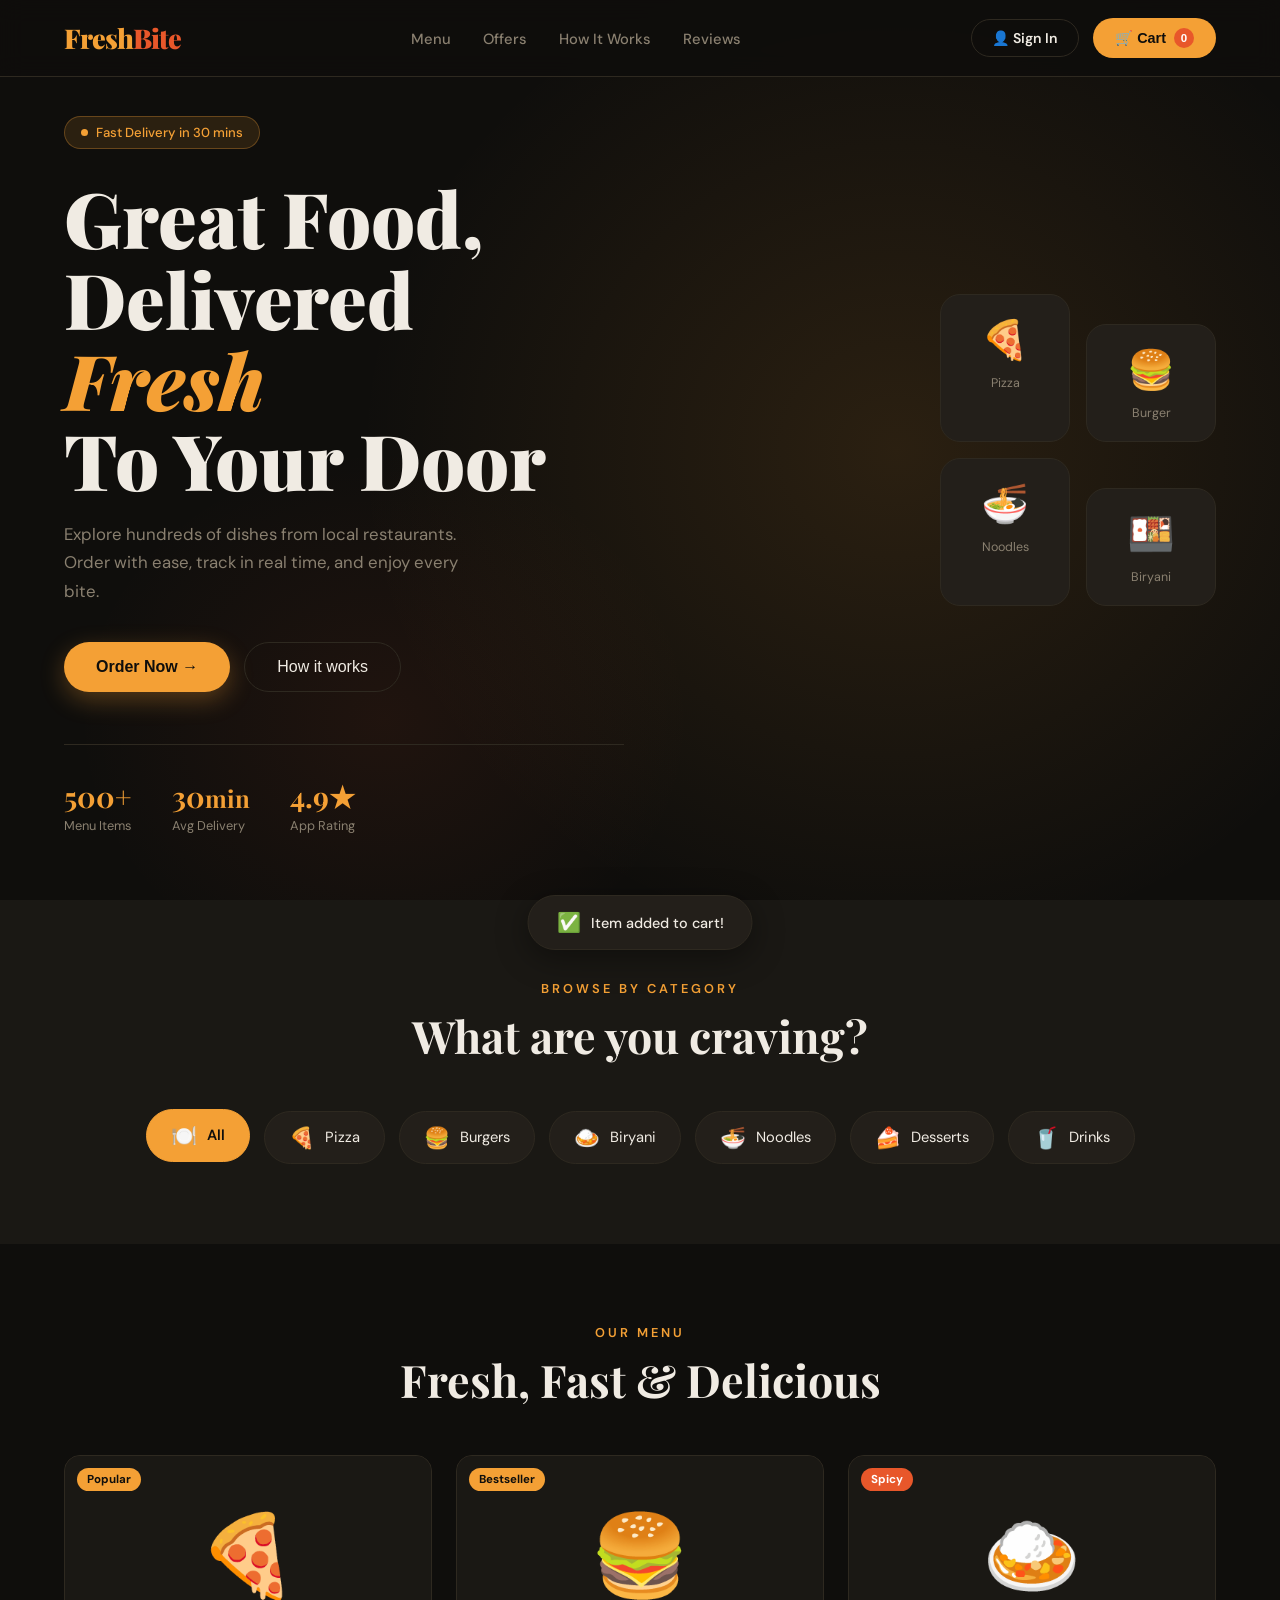
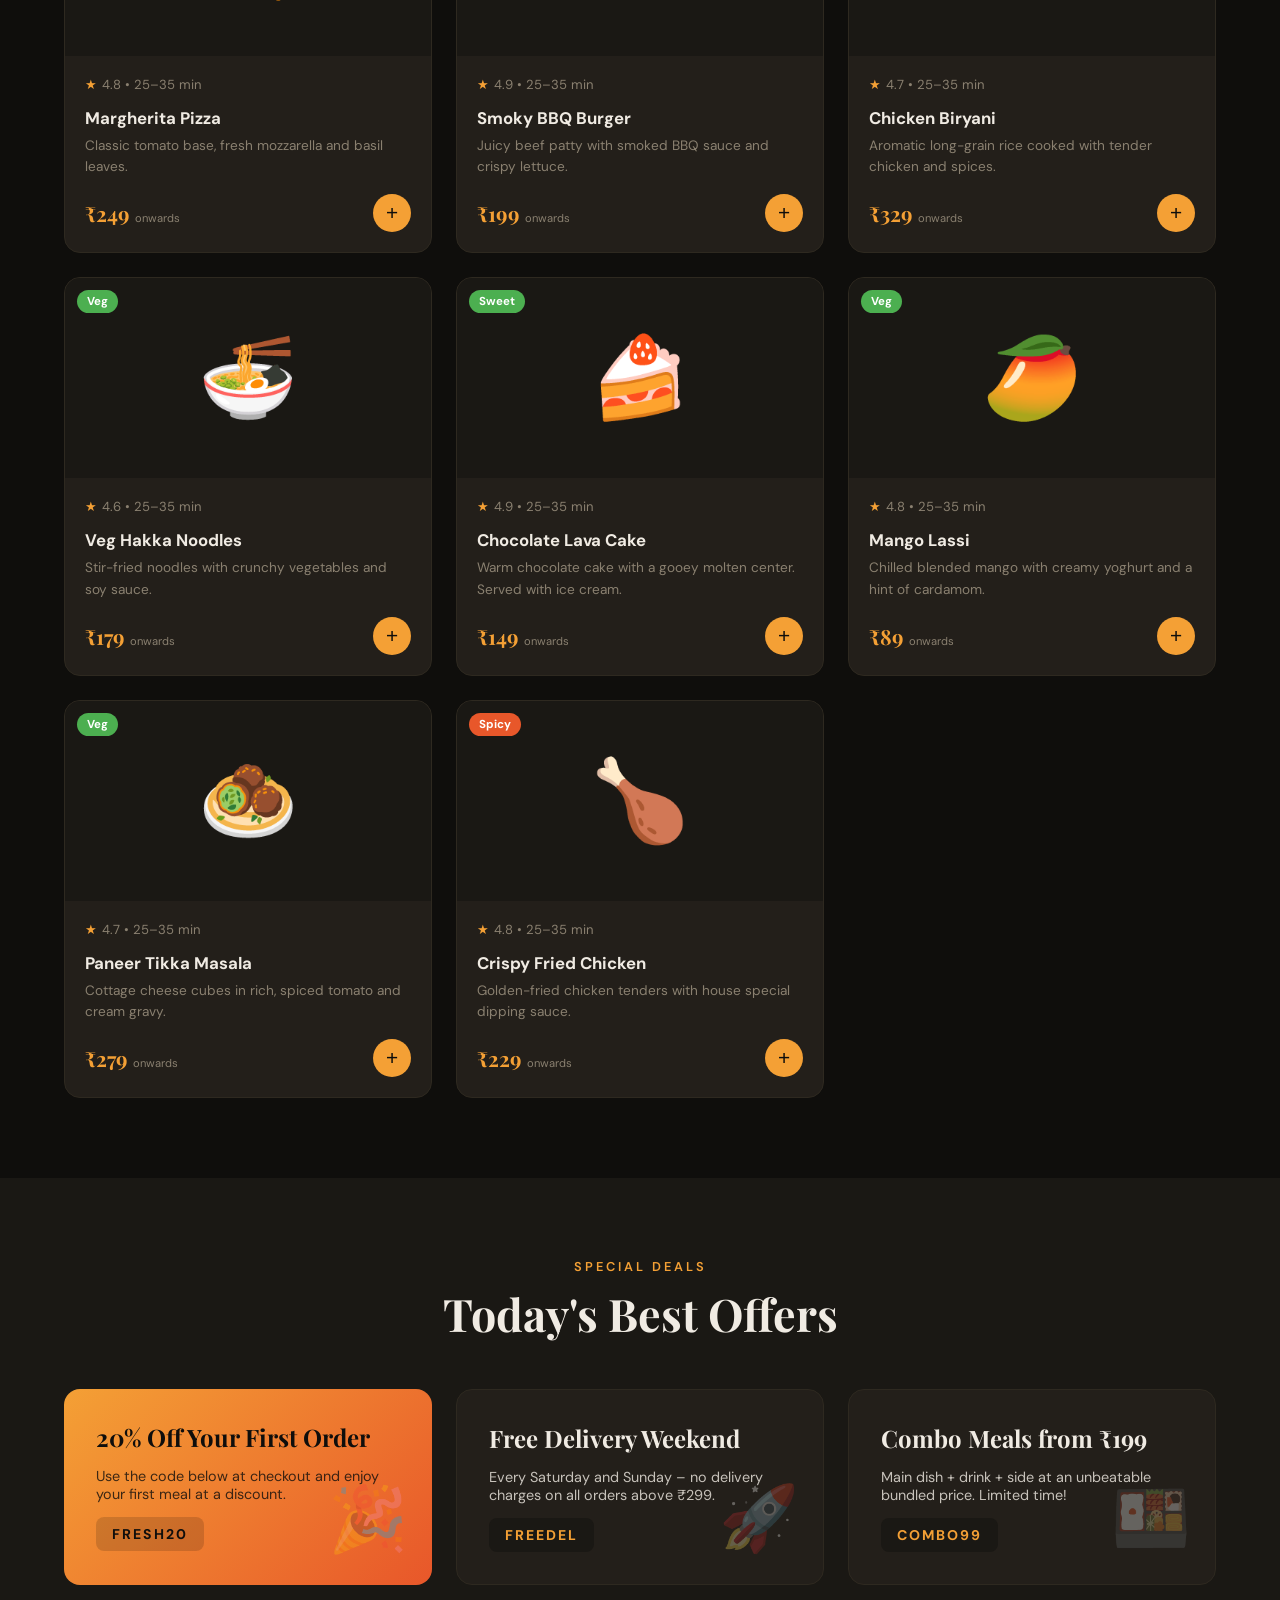
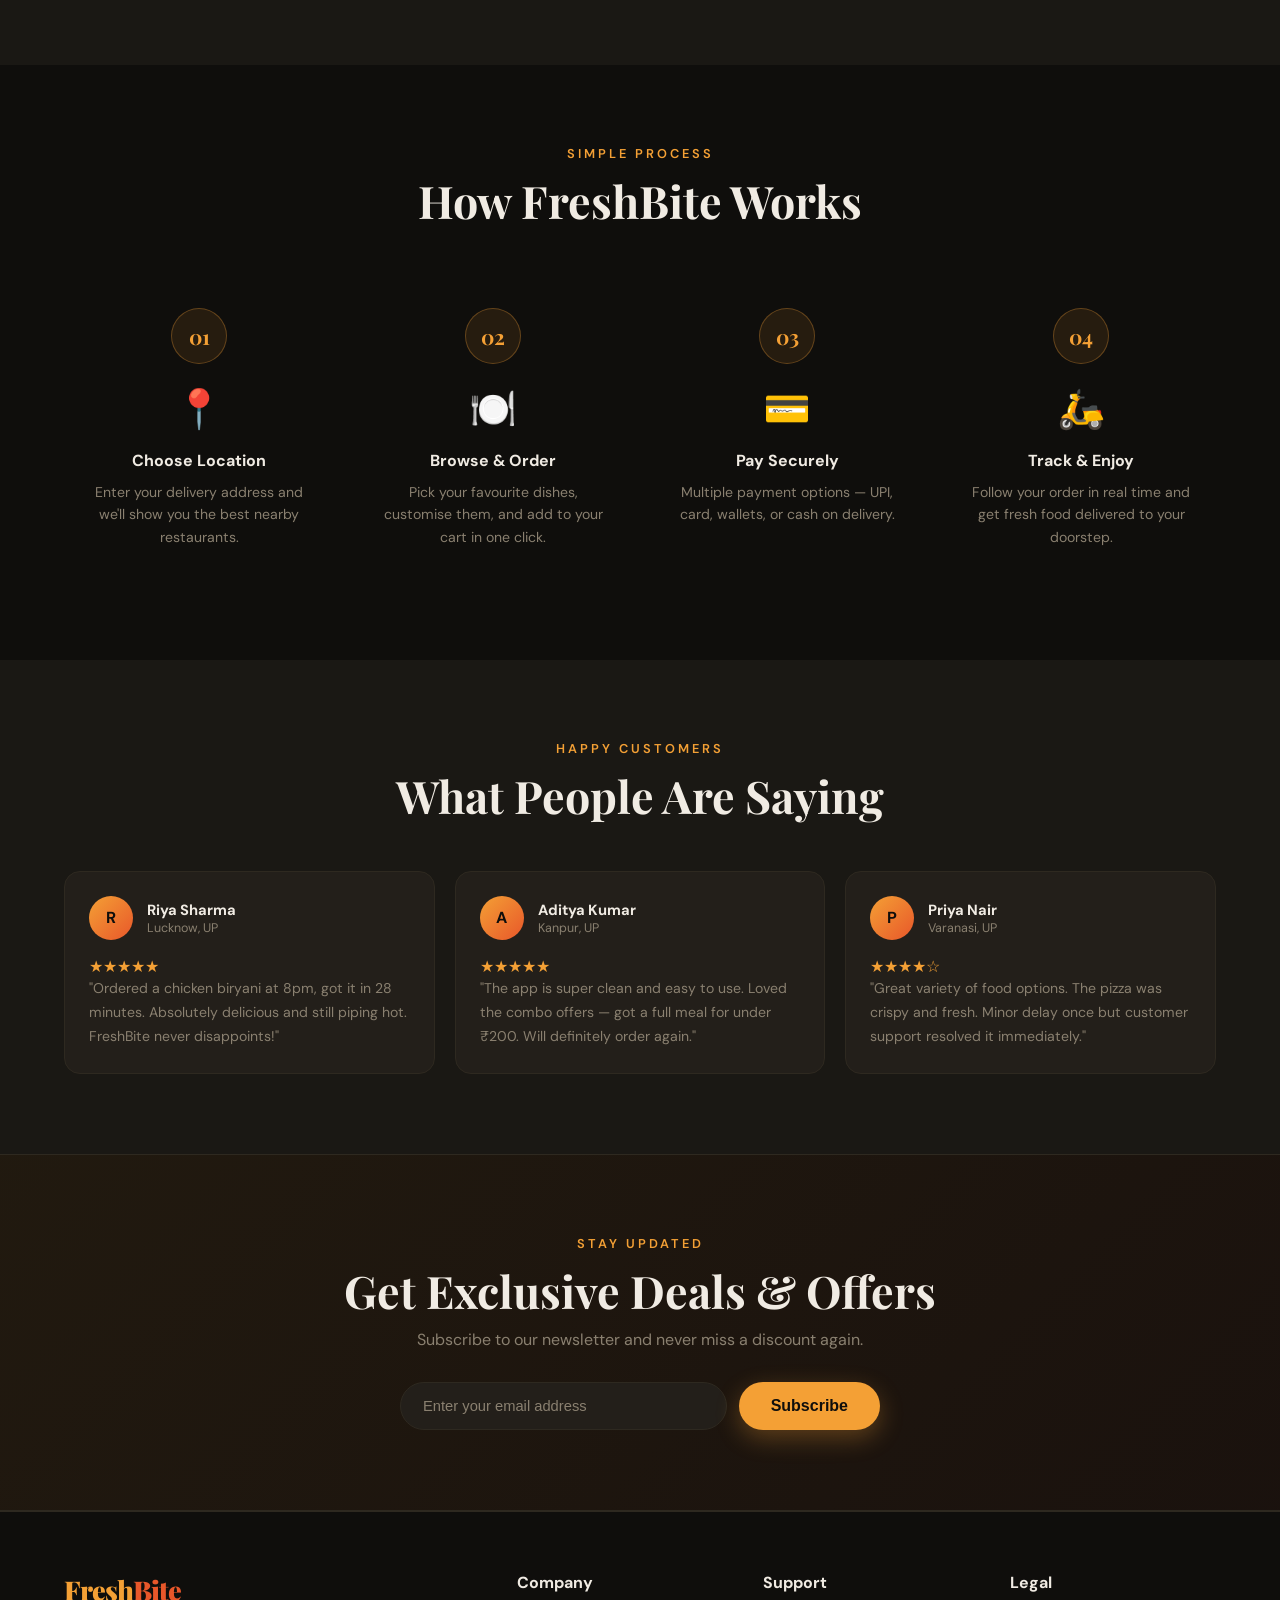
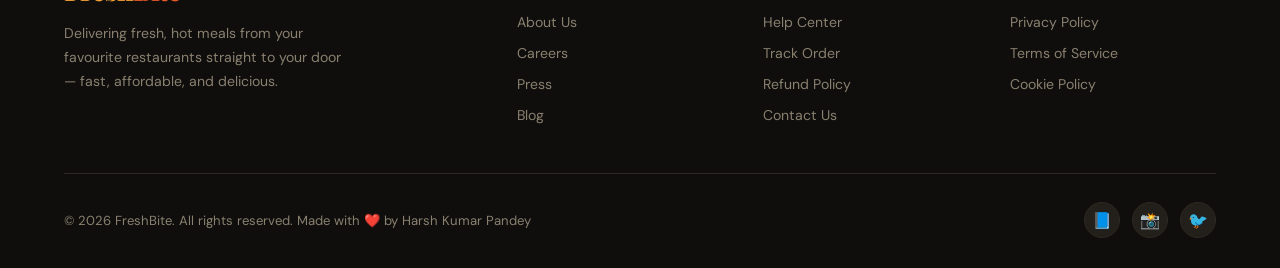
<file: index.html>
<!DOCTYPE html>
<html lang="en">
<head>
  <meta charset="UTF-8" />
  <meta name="viewport" content="width=device-width, initial-scale=1.0" />
  <title>FreshBite – Food Delivered Fresh</title>
  <link href="https://fonts.googleapis.com/css2?family=Playfair+Display:wght@700;900&family=DM+Sans:wght@300;400;500;600&display=swap" rel="stylesheet" />
  <style>
    :root {
      --bg: #0f0e0c;
      --surface: #1a1814;
      --card: #231f1a;
      --accent: #f4a035;
      --accent2: #e8572a;
      --text: #f0ebe3;
      --muted: #8a8070;
      --border: #2e2920;
      --radius: 16px;
    }

    * { margin: 0; padding: 0; box-sizing: border-box; }

    html { scroll-behavior: smooth; }

    body {
      background: var(--bg);
      color: var(--text);
      font-family: 'DM Sans', sans-serif;
      overflow-x: hidden;
    }

    /* ── NAV ── */
    nav {
      position: fixed; top: 0; left: 0; right: 0; z-index: 100;
      display: flex; align-items: center; justify-content: space-between;
      padding: 18px 5%;
      background: rgba(15,14,12,0.85);
      backdrop-filter: blur(12px);
      border-bottom: 1px solid var(--border);
      transition: padding .3s;
    }
    .logo {
      font-family: 'Playfair Display', serif;
      font-size: 1.7rem;
      font-weight: 900;
      color: var(--accent);
      letter-spacing: -1px;
    }
    .logo span { color: var(--accent2); }
    .nav-links { display: flex; gap: 32px; list-style: none; }
    .nav-links a {
      color: var(--muted); text-decoration: none;
      font-size: .92rem; font-weight: 500;
      transition: color .2s;
    }
    .nav-links a:hover { color: var(--text); }
    .nav-right { display: flex; align-items: center; gap: 14px; }
    .cart-btn {
      position: relative; background: var(--accent);
      border: none; border-radius: 50px; padding: 10px 22px;
      color: #0f0e0c; font-weight: 600; font-size: .9rem;
      cursor: pointer; transition: transform .2s, background .2s;
      display: flex; align-items: center; gap: 8px;
    }
    .cart-btn:hover { background: #ffb347; transform: translateY(-1px); }
    .cart-count {
      background: var(--accent2); color: #fff;
      border-radius: 50%; width: 20px; height: 20px;
      font-size: .72rem; font-weight: 700;
      display: flex; align-items: center; justify-content: center;
      transition: transform .3s;
    }
    .cart-count.bump { transform: scale(1.5); }
    .hamburger { display: none; flex-direction: column; gap: 5px; cursor: pointer; }
    .hamburger span { width: 24px; height: 2px; background: var(--text); border-radius: 2px; transition: .3s; }

    /* ── HERO ── */
    .hero {
      min-height: 100vh;
      display: flex; align-items: center;
      padding: 110px 5% 60px;
      position: relative; overflow: hidden;
    }
    .hero-bg {
      position: absolute; inset: 0; z-index: 0;
      background:
        radial-gradient(ellipse 60% 80% at 70% 50%, rgba(244,160,53,0.12) 0%, transparent 70%),
        radial-gradient(ellipse 40% 50% at 30% 80%, rgba(232,87,42,0.08) 0%, transparent 60%);
    }
    .hero-content { position: relative; z-index: 1; max-width: 560px; }
    .hero-badge {
      display: inline-flex; align-items: center; gap: 8px;
      background: rgba(244,160,53,0.12); border: 1px solid rgba(244,160,53,0.3);
      border-radius: 50px; padding: 7px 16px; margin-bottom: 28px;
      font-size: .82rem; color: var(--accent); font-weight: 500;
    }
    .hero-badge .dot { width: 7px; height: 7px; background: var(--accent); border-radius: 50%; animation: pulse 1.5s infinite; }
    @keyframes pulse { 0%,100%{opacity:1;transform:scale(1)} 50%{opacity:.5;transform:scale(1.4)} }
    h1 {
      font-family: 'Playfair Display', serif;
      font-size: clamp(2.8rem, 6vw, 5rem);
      line-height: 1.05; font-weight: 900;
      margin-bottom: 20px;
    }
    h1 em { font-style: italic; color: var(--accent); }
    .hero p { color: var(--muted); font-size: 1.05rem; line-height: 1.7; margin-bottom: 36px; max-width: 420px; }
    .hero-cta { display: flex; gap: 14px; flex-wrap: wrap; }
    .btn-primary {
      background: var(--accent); color: #0f0e0c;
      border: none; border-radius: 50px; padding: 15px 32px;
      font-weight: 700; font-size: 1rem; cursor: pointer;
      transition: transform .2s, box-shadow .2s;
      box-shadow: 0 8px 24px rgba(244,160,53,0.3);
    }
    .btn-primary:hover { transform: translateY(-2px); box-shadow: 0 12px 32px rgba(244,160,53,0.45); }
    .btn-secondary {
      background: transparent; color: var(--text);
      border: 1px solid var(--border); border-radius: 50px; padding: 15px 32px;
      font-weight: 500; font-size: 1rem; cursor: pointer;
      transition: background .2s, border-color .2s;
    }
    .btn-secondary:hover { background: var(--surface); border-color: var(--muted); }
    .hero-stats {
      display: flex; gap: 40px; margin-top: 52px;
      padding-top: 32px; border-top: 1px solid var(--border);
    }
    .stat-num { font-family: 'Playfair Display', serif; font-size: 1.8rem; font-weight: 700; color: var(--accent); }
    .stat-label { font-size: .8rem; color: var(--muted); margin-top: 2px; }

    /* floating food cards */
    .hero-visual {
      position: absolute; right: 5%; top: 50%; transform: translateY(-50%);
      display: grid; grid-template-columns: 1fr 1fr; gap: 16px;
      z-index: 1;
    }
    .float-card {
      background: var(--card); border: 1px solid var(--border);
      border-radius: 20px; padding: 20px;
      display: flex; flex-direction: column; align-items: center; gap: 10px;
      font-size: 2.4rem; text-align: center; width: 130px;
      animation: float 4s ease-in-out infinite;
    }
    .float-card:nth-child(2) { animation-delay: .6s; margin-top: 30px; }
    .float-card:nth-child(3) { animation-delay: 1.2s; }
    .float-card:nth-child(4) { animation-delay: 1.8s; margin-top: 30px; }
    .float-card span { font-size: .78rem; color: var(--muted); }
    @keyframes float { 0%,100%{transform:translateY(0)} 50%{transform:translateY(-12px)} }

    /* ── CATEGORIES ── */
    .categories {
      padding: 80px 5%;
      background: var(--surface);
    }
    .section-header { text-align: center; margin-bottom: 48px; }
    .section-label {
      font-size: .8rem; text-transform: uppercase; letter-spacing: 3px;
      color: var(--accent); font-weight: 600; margin-bottom: 12px;
    }
    h2 {
      font-family: 'Playfair Display', serif;
      font-size: clamp(1.8rem, 4vw, 2.8rem); font-weight: 700;
      line-height: 1.2;
    }
    .cat-grid { display: flex; gap: 14px; justify-content: center; flex-wrap: wrap; }
    .cat-pill {
      background: var(--card); border: 1px solid var(--border);
      border-radius: 50px; padding: 12px 24px;
      display: flex; align-items: center; gap: 10px;
      cursor: pointer; transition: all .2s; font-size: .92rem;
    }
    .cat-pill:hover, .cat-pill.active {
      background: var(--accent); color: #0f0e0c;
      border-color: var(--accent); font-weight: 600;
      transform: translateY(-2px);
    }
    .cat-pill span:first-child { font-size: 1.3rem; }

    /* ── MENU ── */
    .menu { padding: 80px 5%; }
    .menu-grid {
      display: grid;
      grid-template-columns: repeat(auto-fill, minmax(280px, 1fr));
      gap: 24px;
    }
    .food-card {
      background: var(--card); border: 1px solid var(--border);
      border-radius: var(--radius); overflow: hidden;
      transition: transform .25s, border-color .25s;
      cursor: pointer;
    }
    .food-card:hover { transform: translateY(-6px); border-color: rgba(244,160,53,0.3); }
    .food-img {
      width: 100%; height: 200px;
      display: flex; align-items: center; justify-content: center;
      font-size: 5rem; background: var(--surface);
      position: relative;
    }
    .food-tag {
      position: absolute; top: 12px; left: 12px;
      background: var(--accent); color: #0f0e0c;
      font-size: .72rem; font-weight: 700; padding: 4px 10px;
      border-radius: 50px;
    }
    .food-tag.veg { background: #4caf50; color: #fff; }
    .food-tag.spicy { background: var(--accent2); color: #fff; }
    .food-body { padding: 20px; }
    .food-name { font-weight: 700; font-size: 1.05rem; margin-bottom: 6px; }
    .food-desc { color: var(--muted); font-size: .85rem; line-height: 1.6; margin-bottom: 16px; }
    .food-footer { display: flex; align-items: center; justify-content: space-between; }
    .food-price { font-family: 'Playfair Display', serif; font-size: 1.3rem; font-weight: 700; color: var(--accent); }
    .food-price small { font-family: 'DM Sans', sans-serif; font-size: .7rem; color: var(--muted); font-weight: 400; }
    .add-btn {
      background: var(--accent); border: none; border-radius: 50px;
      width: 38px; height: 38px; font-size: 1.3rem; cursor: pointer;
      display: flex; align-items: center; justify-content: center;
      transition: transform .2s, background .2s; color: #0f0e0c;
    }
    .add-btn:hover { background: #ffb347; transform: scale(1.1); }
    .food-rating { display: flex; align-items: center; gap: 5px; font-size: .82rem; color: var(--muted); margin-bottom: 14px; }
    .stars { color: var(--accent); }

    /* ── CART SIDEBAR ── */
    .overlay {
      position: fixed; inset: 0; background: rgba(0,0,0,0.6);
      z-index: 200; opacity: 0; pointer-events: none; transition: opacity .3s;
    }
    .overlay.open { opacity: 1; pointer-events: all; }
    .cart-sidebar {
      position: fixed; right: 0; top: 0; bottom: 0; width: min(420px, 100vw);
      background: var(--surface); border-left: 1px solid var(--border);
      z-index: 201; transform: translateX(100%); transition: transform .3s ease;
      display: flex; flex-direction: column;
    }
    .cart-sidebar.open { transform: translateX(0); }
    .cart-header {
      padding: 24px; border-bottom: 1px solid var(--border);
      display: flex; align-items: center; justify-content: space-between;
    }
    .cart-header h3 { font-family: 'Playfair Display', serif; font-size: 1.4rem; }
    .close-btn {
      background: var(--card); border: 1px solid var(--border);
      border-radius: 50%; width: 36px; height: 36px; cursor: pointer;
      color: var(--text); font-size: 1.1rem; display: flex; align-items: center; justify-content: center;
    }
    .cart-items { flex: 1; overflow-y: auto; padding: 20px; display: flex; flex-direction: column; gap: 14px; }
    .cart-item {
      background: var(--card); border: 1px solid var(--border);
      border-radius: 12px; padding: 14px;
      display: flex; align-items: center; gap: 14px;
    }
    .cart-item-emoji { font-size: 2rem; width: 50px; height: 50px; display: flex; align-items: center; justify-content: center; background: var(--surface); border-radius: 10px; }
    .cart-item-info { flex: 1; }
    .cart-item-name { font-weight: 600; font-size: .92rem; }
    .cart-item-price { color: var(--accent); font-size: .88rem; margin-top: 3px; }
    .qty-controls { display: flex; align-items: center; gap: 10px; }
    .qty-btn {
      background: var(--surface); border: 1px solid var(--border);
      border-radius: 8px; width: 28px; height: 28px; cursor: pointer;
      color: var(--text); font-size: 1rem; display: flex; align-items: center; justify-content: center;
      transition: background .2s;
    }
    .qty-btn:hover { background: var(--accent); color: #0f0e0c; border-color: var(--accent); }
    .qty { font-weight: 600; min-width: 20px; text-align: center; }
    .cart-footer { padding: 20px; border-top: 1px solid var(--border); }
    .cart-total { display: flex; justify-content: space-between; align-items: center; margin-bottom: 18px; }
    .cart-total span:first-child { color: var(--muted); }
    .cart-total strong { font-family: 'Playfair Display', serif; font-size: 1.4rem; color: var(--accent); }
    .checkout-btn {
      width: 100%; background: var(--accent); color: #0f0e0c;
      border: none; border-radius: 50px; padding: 16px;
      font-weight: 700; font-size: 1rem; cursor: pointer;
      transition: background .2s, transform .2s;
    }
    .checkout-btn:hover { background: #ffb347; transform: translateY(-1px); }
    .empty-cart { text-align: center; padding: 40px 20px; color: var(--muted); }
    .empty-cart .empty-icon { font-size: 3.5rem; margin-bottom: 14px; }

    /* ── SPECIAL OFFERS ── */
    .offers { padding: 80px 5%; background: var(--surface); }
    .offers-grid { display: grid; grid-template-columns: repeat(auto-fit, minmax(280px, 1fr)); gap: 24px; margin-top: 48px; }
    .offer-card {
      border-radius: var(--radius); padding: 32px;
      display: flex; flex-direction: column; gap: 14px;
      position: relative; overflow: hidden;
    }
    .offer-card.orange { background: linear-gradient(135deg, #f4a035 0%, #e8572a 100%); color: #0f0e0c; }
    .offer-card.dark { background: var(--card); border: 1px solid var(--border); }
    .offer-card h3 { font-family: 'Playfair Display', serif; font-size: 1.5rem; font-weight: 700; }
    .offer-card p { font-size: .9rem; opacity: .8; }
    .offer-code {
      background: rgba(0,0,0,0.15); border-radius: 8px; padding: 8px 16px;
      font-weight: 700; letter-spacing: 2px; display: inline-block;
      font-size: .88rem; width: fit-content;
    }
    .offer-card.dark .offer-code { background: var(--surface); color: var(--accent); }
    .offer-emoji { font-size: 4rem; position: absolute; right: 24px; bottom: 24px; opacity: .3; }

    /* ── HOW IT WORKS ── */
    .how { padding: 80px 5%; }
    .steps { display: grid; grid-template-columns: repeat(auto-fit, minmax(200px, 1fr)); gap: 24px; margin-top: 48px; }
    .step { text-align: center; padding: 32px 20px; }
    .step-num {
      width: 56px; height: 56px; border-radius: 50%;
      background: rgba(244,160,53,0.1); border: 1px solid rgba(244,160,53,0.3);
      display: flex; align-items: center; justify-content: center; margin: 0 auto 20px;
      font-family: 'Playfair Display', serif; font-size: 1.3rem; font-weight: 700; color: var(--accent);
    }
    .step-icon { font-size: 2.4rem; margin-bottom: 16px; }
    .step h4 { font-weight: 700; margin-bottom: 10px; }
    .step p { color: var(--muted); font-size: .88rem; line-height: 1.6; }

    /* ── TESTIMONIALS ── */
    .testimonials { padding: 80px 5%; background: var(--surface); }
    .review-grid { display: grid; grid-template-columns: repeat(auto-fill, minmax(280px, 1fr)); gap: 20px; margin-top: 48px; }
    .review-card {
      background: var(--card); border: 1px solid var(--border);
      border-radius: var(--radius); padding: 24px;
    }
    .reviewer { display: flex; align-items: center; gap: 14px; margin-bottom: 16px; }
    .avatar {
      width: 44px; height: 44px; border-radius: 50%;
      background: linear-gradient(135deg, var(--accent), var(--accent2));
      display: flex; align-items: center; justify-content: center;
      font-weight: 700; font-size: 1rem; color: #0f0e0c;
    }
    .reviewer-info strong { font-size: .92rem; }
    .reviewer-info small { color: var(--muted); font-size: .78rem; display: block; }
    .review-text { color: var(--muted); font-size: .88rem; line-height: 1.7; }

    /* ── NEWSLETTER ── */
    .newsletter {
      padding: 80px 5%; text-align: center;
      background: linear-gradient(135deg, rgba(244,160,53,0.08) 0%, rgba(232,87,42,0.05) 100%);
      border-top: 1px solid var(--border); border-bottom: 1px solid var(--border);
    }
    .newsletter h2 { margin-bottom: 12px; }
    .newsletter p { color: var(--muted); margin-bottom: 32px; }
    .email-form { display: flex; gap: 12px; justify-content: center; flex-wrap: wrap; max-width: 480px; margin: 0 auto; }
    .email-input {
      flex: 1; background: var(--card); border: 1px solid var(--border);
      border-radius: 50px; padding: 14px 22px; color: var(--text);
      font-size: .92rem; outline: none; min-width: 220px;
      transition: border-color .2s;
    }
    .email-input:focus { border-color: var(--accent); }
    .email-input::placeholder { color: var(--muted); }

    /* ── FOOTER ── */
    footer {
      padding: 60px 5% 30px;
      border-top: 1px solid var(--border);
    }
    .footer-grid { display: grid; grid-template-columns: 2fr 1fr 1fr 1fr; gap: 40px; margin-bottom: 48px; }
    .footer-brand p { color: var(--muted); font-size: .88rem; line-height: 1.7; margin-top: 14px; max-width: 280px; }
    .footer-col h4 { font-weight: 700; margin-bottom: 18px; }
    .footer-col ul { list-style: none; display: flex; flex-direction: column; gap: 10px; }
    .footer-col a { color: var(--muted); text-decoration: none; font-size: .88rem; transition: color .2s; }
    .footer-col a:hover { color: var(--text); }
    .footer-bottom { display: flex; justify-content: space-between; align-items: center; padding-top: 28px; border-top: 1px solid var(--border); color: var(--muted); font-size: .82rem; }
    .social-links { display: flex; gap: 12px; }
    .social-btn {
      width: 36px; height: 36px; border-radius: 50%;
      background: var(--card); border: 1px solid var(--border);
      display: flex; align-items: center; justify-content: center;
      cursor: pointer; font-size: 1rem; transition: background .2s, border-color .2s;
      text-decoration: none; color: var(--text);
    }
    .social-btn:hover { background: var(--accent); border-color: var(--accent); color: #0f0e0c; }

    /* ── TOAST ── */
    .toast {
      position: fixed; bottom: 30px; left: 50%; transform: translateX(-50%) translateY(80px);
      background: var(--card); border: 1px solid var(--border);
      border-radius: 50px; padding: 14px 28px;
      display: flex; align-items: center; gap: 10px;
      font-size: .9rem; font-weight: 500; z-index: 300;
      transition: transform .3s ease; white-space: nowrap;
      box-shadow: 0 8px 32px rgba(0,0,0,0.4);
    }
    .toast.show { transform: translateX(-50%) translateY(0); }
    .toast-icon { color: var(--accent); font-size: 1.2rem; }

    /* ── ORDER MODAL ── */
    .modal-overlay {
      position: fixed; inset: 0; background: rgba(0,0,0,0.75);
      z-index: 400; display: flex; align-items: center; justify-content: center;
      opacity: 0; pointer-events: none; transition: opacity .3s;
    }
    .modal-overlay.open { opacity: 1; pointer-events: all; }
    .modal {
      background: var(--surface); border: 1px solid var(--border);
      border-radius: 24px; padding: 40px; max-width: 440px; width: 90%;
      text-align: center; transform: scale(.9);
      transition: transform .3s;
    }
    .modal-overlay.open .modal { transform: scale(1); }
    .modal-icon { font-size: 4rem; margin-bottom: 16px; }
    .modal h3 { font-family: 'Playfair Display', serif; font-size: 1.8rem; margin-bottom: 12px; }
    .modal p { color: var(--muted); line-height: 1.7; margin-bottom: 28px; }
    .modal .btn-primary { padding: 14px 40px; }

    /* ── SCROLL TO TOP ── */
    .scroll-top {
      position: fixed; bottom: 30px; right: 30px;
      width: 44px; height: 44px; border-radius: 50%;
      background: var(--accent); border: none; cursor: pointer;
      color: #0f0e0c; font-size: 1.2rem; z-index: 90;
      display: flex; align-items: center; justify-content: center;
      opacity: 0; transform: translateY(20px);
      transition: opacity .3s, transform .3s;
      box-shadow: 0 4px 16px rgba(244,160,53,0.4);
    }
    .scroll-top.show { opacity: 1; transform: translateY(0); }

    /* ── MOBILE ── */
    @media (max-width: 900px) {
      .hero-visual { display: none; }
      .footer-grid { grid-template-columns: 1fr 1fr; }
    }
    @media (max-width: 640px) {
      .nav-links { display: none; }
      .hamburger { display: flex; }
      .hero-stats { gap: 24px; }
      .footer-grid { grid-template-columns: 1fr; }
      .footer-bottom { flex-direction: column; gap: 16px; }
    }
  </style>
</head>
<body>

<!-- NAV -->
<nav id="navbar">
  <div class="logo">Fresh<span>Bite</span></div>
  <ul class="nav-links">
    <li><a href="#menu">Menu</a></li>
    <li><a href="#offers">Offers</a></li>
    <li><a href="#how">How It Works</a></li>
    <li><a href="#reviews">Reviews</a></li>
  </ul>
  <div class="nav-right">
    <a href="login.html" id="loginNavBtn" style="background:transparent;border:1px solid #2e2920;border-radius:50px;padding:9px 20px;color:#f0ebe3;font-size:.88rem;font-weight:600;text-decoration:none;transition:all .2s;display:inline-flex;align-items:center;gap:6px;" onmouseover="this.style.borderColor='#f4a035';this.style.color='#f4a035'" onmouseout="this.style.borderColor='#2e2920';this.style.color='#f0ebe3'">👤 Sign In</a>
    <button class="cart-btn" onclick="toggleCart()">
      🛒 Cart <span class="cart-count" id="cartCount">0</span>
    </button>
    <div class="hamburger" onclick="toggleMobileMenu()">
      <span></span><span></span><span></span>
    </div>
  </div>
</nav>

<!-- HERO -->
<section class="hero" id="home">
  <div class="hero-bg"></div>
  <div class="hero-content">
    <div class="hero-badge"><span class="dot"></span> Fast Delivery in 30 mins</div>
    <h1>Great Food,<br>Delivered <em>Fresh</em><br>To Your Door</h1>
    <p>Explore hundreds of dishes from local restaurants. Order with ease, track in real time, and enjoy every bite.</p>
    <div class="hero-cta">
      <button class="btn-primary" onclick="document.getElementById('menu').scrollIntoView({behavior:'smooth'})">Order Now →</button>
      <button class="btn-secondary" onclick="document.getElementById('how').scrollIntoView({behavior:'smooth'})">How it works</button>
    </div>
    <div class="hero-stats">
      <div><div class="stat-num">500+</div><div class="stat-label">Menu Items</div></div>
      <div><div class="stat-num">30<small>min</small></div><div class="stat-label">Avg Delivery</div></div>
      <div><div class="stat-num">4.9★</div><div class="stat-label">App Rating</div></div>
    </div>
  </div>
  <div class="hero-visual">
    <div class="float-card">🍕<span>Pizza</span></div>
    <div class="float-card">🍔<span>Burger</span></div>
    <div class="float-card">🍜<span>Noodles</span></div>
    <div class="float-card">🍱<span>Biryani</span></div>
  </div>
</section>

<!-- CATEGORIES -->
<section class="categories">
  <div class="section-header">
    <div class="section-label">Browse by Category</div>
    <h2>What are you craving?</h2>
  </div>
  <div class="cat-grid" id="catGrid">
    <div class="cat-pill active" onclick="filterCategory('all', this)"><span>🍽️</span> All</div>
    <div class="cat-pill" onclick="filterCategory('pizza', this)"><span>🍕</span> Pizza</div>
    <div class="cat-pill" onclick="filterCategory('burger', this)"><span>🍔</span> Burgers</div>
    <div class="cat-pill" onclick="filterCategory('biryani', this)"><span>🍛</span> Biryani</div>
    <div class="cat-pill" onclick="filterCategory('noodles', this)"><span>🍜</span> Noodles</div>
    <div class="cat-pill" onclick="filterCategory('dessert', this)"><span>🍰</span> Desserts</div>
    <div class="cat-pill" onclick="filterCategory('drinks', this)"><span>🥤</span> Drinks</div>
  </div>
</section>

<!-- MENU -->
<section class="menu" id="menu">
  <div class="section-header">
    <div class="section-label">Our Menu</div>
    <h2>Fresh, Fast & Delicious</h2>
  </div>
  <div class="menu-grid" id="menuGrid"></div>
</section>

<!-- OFFERS -->
<section class="offers" id="offers">
  <div class="section-header">
    <div class="section-label">Special Deals</div>
    <h2>Today's Best Offers</h2>
  </div>
  <div class="offers-grid">
    <div class="offer-card orange">
      <h3>20% Off Your First Order</h3>
      <p>Use the code below at checkout and enjoy your first meal at a discount.</p>
      <div class="offer-code">FRESH20</div>
      <span class="offer-emoji">🎉</span>
    </div>
    <div class="offer-card dark">
      <h3>Free Delivery Weekend</h3>
      <p>Every Saturday and Sunday – no delivery charges on all orders above ₹299.</p>
      <div class="offer-code">FREEDEL</div>
      <span class="offer-emoji">🚀</span>
    </div>
    <div class="offer-card dark">
      <h3>Combo Meals from ₹199</h3>
      <p>Main dish + drink + side at an unbeatable bundled price. Limited time!</p>
      <div class="offer-code">COMBO99</div>
      <span class="offer-emoji">🍱</span>
    </div>
  </div>
</section>

<!-- HOW IT WORKS -->
<section class="how" id="how">
  <div class="section-header">
    <div class="section-label">Simple Process</div>
    <h2>How FreshBite Works</h2>
  </div>
  <div class="steps">
    <div class="step">
      <div class="step-num">01</div>
      <div class="step-icon">📍</div>
      <h4>Choose Location</h4>
      <p>Enter your delivery address and we'll show you the best nearby restaurants.</p>
    </div>
    <div class="step">
      <div class="step-num">02</div>
      <div class="step-icon">🍽️</div>
      <h4>Browse & Order</h4>
      <p>Pick your favourite dishes, customise them, and add to your cart in one click.</p>
    </div>
    <div class="step">
      <div class="step-num">03</div>
      <div class="step-icon">💳</div>
      <h4>Pay Securely</h4>
      <p>Multiple payment options — UPI, card, wallets, or cash on delivery.</p>
    </div>
    <div class="step">
      <div class="step-num">04</div>
      <div class="step-icon">🛵</div>
      <h4>Track & Enjoy</h4>
      <p>Follow your order in real time and get fresh food delivered to your doorstep.</p>
    </div>
  </div>
</section>

<!-- TESTIMONIALS -->
<section class="testimonials" id="reviews">
  <div class="section-header">
    <div class="section-label">Happy Customers</div>
    <h2>What People Are Saying</h2>
  </div>
  <div class="review-grid">
    <div class="review-card">
      <div class="reviewer">
        <div class="avatar">R</div>
        <div class="reviewer-info"><strong>Riya Sharma</strong><small>Lucknow, UP</small></div>
      </div>
      <div class="stars">★★★★★</div>
      <p class="review-text">"Ordered a chicken biryani at 8pm, got it in 28 minutes. Absolutely delicious and still piping hot. FreshBite never disappoints!"</p>
    </div>
    <div class="review-card">
      <div class="reviewer">
        <div class="avatar">A</div>
        <div class="reviewer-info"><strong>Aditya Kumar</strong><small>Kanpur, UP</small></div>
      </div>
      <div class="stars">★★★★★</div>
      <p class="review-text">"The app is super clean and easy to use. Loved the combo offers — got a full meal for under ₹200. Will definitely order again."</p>
    </div>
    <div class="review-card">
      <div class="reviewer">
        <div class="avatar">P</div>
        <div class="reviewer-info"><strong>Priya Nair</strong><small>Varanasi, UP</small></div>
      </div>
      <div class="stars">★★★★☆</div>
      <p class="review-text">"Great variety of food options. The pizza was crispy and fresh. Minor delay once but customer support resolved it immediately."</p>
    </div>
  </div>
</section>

<!-- NEWSLETTER -->
<section class="newsletter">
  <div class="section-label">Stay Updated</div>
  <h2>Get Exclusive Deals & Offers</h2>
  <p>Subscribe to our newsletter and never miss a discount again.</p>
  <div class="email-form">
    <input class="email-input" type="email" placeholder="Enter your email address" id="emailInput" />
    <button class="btn-primary" onclick="subscribeEmail()">Subscribe</button>
  </div>
</section>

<!-- FOOTER -->
<footer>
  <div class="footer-grid">
    <div class="footer-brand">
      <div class="logo">Fresh<span>Bite</span></div>
      <p>Delivering fresh, hot meals from your favourite restaurants straight to your door — fast, affordable, and delicious.</p>
    </div>
    <div class="footer-col">
      <h4>Company</h4>
      <ul>
        <li><a href="#">About Us</a></li>
        <li><a href="#">Careers</a></li>
        <li><a href="#">Press</a></li>
        <li><a href="#">Blog</a></li>
      </ul>
    </div>
    <div class="footer-col">
      <h4>Support</h4>
      <ul>
        <li><a href="#">Help Center</a></li>
        <li><a href="#">Track Order</a></li>
        <li><a href="#">Refund Policy</a></li>
        <li><a href="#">Contact Us</a></li>
      </ul>
    </div>
    <div class="footer-col">
      <h4>Legal</h4>
      <ul>
        <li><a href="#">Privacy Policy</a></li>
        <li><a href="#">Terms of Service</a></li>
        <li><a href="#">Cookie Policy</a></li>
      </ul>
    </div>
  </div>
  <div class="footer-bottom">
    <span>© 2026 FreshBite. All rights reserved. Made with ❤️ by Harsh Kumar Pandey</span>
    <div class="social-links">
      <a class="social-btn" href="#">📘</a>
      <a class="social-btn" href="#">📸</a>
      <a class="social-btn" href="#">🐦</a>
    </div>
  </div>
</footer>

<!-- CART SIDEBAR -->
<div class="overlay" id="overlay" onclick="toggleCart()"></div>
<div class="cart-sidebar" id="cartSidebar">
  <div class="cart-header">
    <h3>🛒 Your Cart</h3>
    <button class="close-btn" onclick="toggleCart()">✕</button>
  </div>
  <div class="cart-items" id="cartItems">
    <div class="empty-cart" id="emptyCart">
      <div class="empty-icon">🍽️</div>
      <p>Your cart is empty</p>
      <small style="color:var(--muted)">Add some delicious items!</small>
    </div>
  </div>
  <div class="cart-footer">
    <div class="cart-total">
      <span>Total Amount</span>
      <strong id="cartTotal">₹0</strong>
    </div>
    <button class="checkout-btn" onclick="checkout()">Place Order →</button>
  </div>
</div>

<!-- ORDER SUCCESS MODAL -->
<div class="modal-overlay" id="orderModal">
  <div class="modal">
    <div class="modal-icon">🎉</div>
    <h3>Order Placed!</h3>
    <p>Your delicious food is being prepared and will arrive in approximately <strong>30 minutes</strong>. Sit back and relax!</p>
    <button class="btn-primary" onclick="closeModal()">Back to Menu</button>
  </div>
</div>

<!-- TOAST -->
<div class="toast" id="toast">
  <span class="toast-icon">✅</span>
  <span id="toastMsg">Item added to cart!</span>
</div>

<!-- SCROLL TO TOP -->
<button class="scroll-top" id="scrollTop" onclick="window.scrollTo({top:0,behavior:'smooth'})">↑</button>

<script>
  const menuItems = [
    { id:1, name:"Margherita Pizza", desc:"Classic tomato base, fresh mozzarella and basil leaves.", price:249, emoji:"🍕", tag:"Popular", tagClass:"", rating:"4.8", cat:"pizza" },
    { id:2, name:"Smoky BBQ Burger", desc:"Juicy beef patty with smoked BBQ sauce and crispy lettuce.", price:199, emoji:"🍔", tag:"Bestseller", tagClass:"", rating:"4.9", cat:"burger" },
    { id:3, name:"Chicken Biryani", desc:"Aromatic long-grain rice cooked with tender chicken and spices.", price:329, emoji:"🍛", tag:"Spicy", tagClass:"spicy", rating:"4.7", cat:"biryani" },
    { id:4, name:"Veg Hakka Noodles", desc:"Stir-fried noodles with crunchy vegetables and soy sauce.", price:179, emoji:"🍜", tag:"Veg", tagClass:"veg", rating:"4.6", cat:"noodles" },
    { id:5, name:"Chocolate Lava Cake", desc:"Warm chocolate cake with a gooey molten center. Served with ice cream.", price:149, emoji:"🍰", tag:"Sweet", tagClass:"veg", rating:"4.9", cat:"dessert" },
    { id:6, name:"Mango Lassi", desc:"Chilled blended mango with creamy yoghurt and a hint of cardamom.", price:89, emoji:"🥭", tag:"Veg", tagClass:"veg", rating:"4.8", cat:"drinks" },
    { id:7, name:"Paneer Tikka Masala", desc:"Cottage cheese cubes in rich, spiced tomato and cream gravy.", price:279, emoji:"🧆", tag:"Veg", tagClass:"veg", rating:"4.7", cat:"biryani" },
    { id:8, name:"Crispy Fried Chicken", desc:"Golden-fried chicken tenders with house special dipping sauce.", price:229, emoji:"🍗", tag:"Spicy", tagClass:"spicy", rating:"4.8", cat:"burger" },
  ];

  let cart = {};

  function renderMenu(items) {
    const grid = document.getElementById('menuGrid');
    grid.innerHTML = items.map(item => `
      <div class="food-card" data-cat="${item.cat}">
        <div class="food-img">
          <span>${item.emoji}</span>
          <span class="food-tag ${item.tagClass}">${item.tag}</span>
        </div>
        <div class="food-body">
          <div class="food-rating"><span class="stars">★</span>${item.rating} • 25–35 min</div>
          <div class="food-name">${item.name}</div>
          <div class="food-desc">${item.desc}</div>
          <div class="food-footer">
            <div class="food-price">₹${item.price} <small>onwards</small></div>
            <button class="add-btn" onclick="addToCart(${item.id})">+</button>
          </div>
        </div>
      </div>
    `).join('');
  }

  function filterCategory(cat, el) {
    document.querySelectorAll('.cat-pill').forEach(p => p.classList.remove('active'));
    el.classList.add('active');
    const filtered = cat === 'all' ? menuItems : menuItems.filter(i => i.cat === cat);
    renderMenu(filtered);
  }

  function addToCart(id) {
    const item = menuItems.find(i => i.id === id);
    if (cart[id]) cart[id].qty++;
    else cart[id] = { ...item, qty: 1 };
    updateCartUI();
    showToast(`${item.emoji} ${item.name} added!`);
    // bump animation
    const cc = document.getElementById('cartCount');
    cc.classList.add('bump');
    setTimeout(() => cc.classList.remove('bump'), 300);
  }

  function changeQty(id, delta) {
    if (!cart[id]) return;
    cart[id].qty += delta;
    if (cart[id].qty <= 0) delete cart[id];
    updateCartUI();
  }

  function updateCartUI() {
    const keys = Object.keys(cart);
    const total = keys.reduce((s, k) => s + cart[k].price * cart[k].qty, 0);
    const count = keys.reduce((s, k) => s + cart[k].qty, 0);
    document.getElementById('cartCount').textContent = count;
    document.getElementById('cartTotal').textContent = `₹${total}`;
    const container = document.getElementById('cartItems');
    const empty = document.getElementById('emptyCart');
    if (keys.length === 0) {
      container.innerHTML = `<div class="empty-cart" id="emptyCart"><div class="empty-icon">🍽️</div><p>Your cart is empty</p><small style="color:var(--muted)">Add some delicious items!</small></div>`;
    } else {
      container.innerHTML = keys.map(k => {
        const i = cart[k];
        return `<div class="cart-item">
          <div class="cart-item-emoji">${i.emoji}</div>
          <div class="cart-item-info">
            <div class="cart-item-name">${i.name}</div>
            <div class="cart-item-price">₹${i.price * i.qty}</div>
          </div>
          <div class="qty-controls">
            <button class="qty-btn" onclick="changeQty(${k}, -1)">−</button>
            <span class="qty">${i.qty}</span>
            <button class="qty-btn" onclick="changeQty(${k}, +1)">+</button>
          </div>
        </div>`;
      }).join('');
    }
  }

  function toggleCart() {
    const s = document.getElementById('cartSidebar');
    const o = document.getElementById('overlay');
    s.classList.toggle('open');
    o.classList.toggle('open');
  }

  function checkout() {
    if (Object.keys(cart).length === 0) { showToast('Your cart is empty!'); return; }
    toggleCart();
    document.getElementById('orderModal').classList.add('open');
  }

  function closeModal() {
    document.getElementById('orderModal').classList.remove('open');
    cart = {};
    updateCartUI();
  }

  let toastTimer;
  function showToast(msg) {
    const t = document.getElementById('toast');
    document.getElementById('toastMsg').textContent = msg;
    t.classList.add('show');
    clearTimeout(toastTimer);
    toastTimer = setTimeout(() => t.classList.remove('show'), 2500);
  }

  function subscribeEmail() {
    const v = document.getElementById('emailInput').value;
    if (!v || !v.includes('@')) { showToast('Please enter a valid email!'); return; }
    showToast('🎉 Subscribed! Welcome to FreshBite.');
    document.getElementById('emailInput').value = '';
  }

  function toggleMobileMenu() {}

  window.addEventListener('scroll', () => {
    const st = document.getElementById('scrollTop');
    if (window.scrollY > 400) st.classList.add('show');
    else st.classList.remove('show');
  });

  // Init
  renderMenu(menuItems);

  // Check login state
  (function() {
    const session = sessionStorage.getItem('fb_logged_in');
    const name = sessionStorage.getItem('fb_user_name');
    const btn = document.getElementById('loginNavBtn');
    if (session === '1' && btn) {
      btn.textContent = '👤 ' + (name || 'Account');
      btn.href = '#';
      btn.onclick = function(e) {
        e.preventDefault();
        if(confirm('Sign out of FreshBite?')) {
          sessionStorage.clear();
          window.location.reload();
        }
      };
    }
  })();
</script>
</body>
</html>
</file>
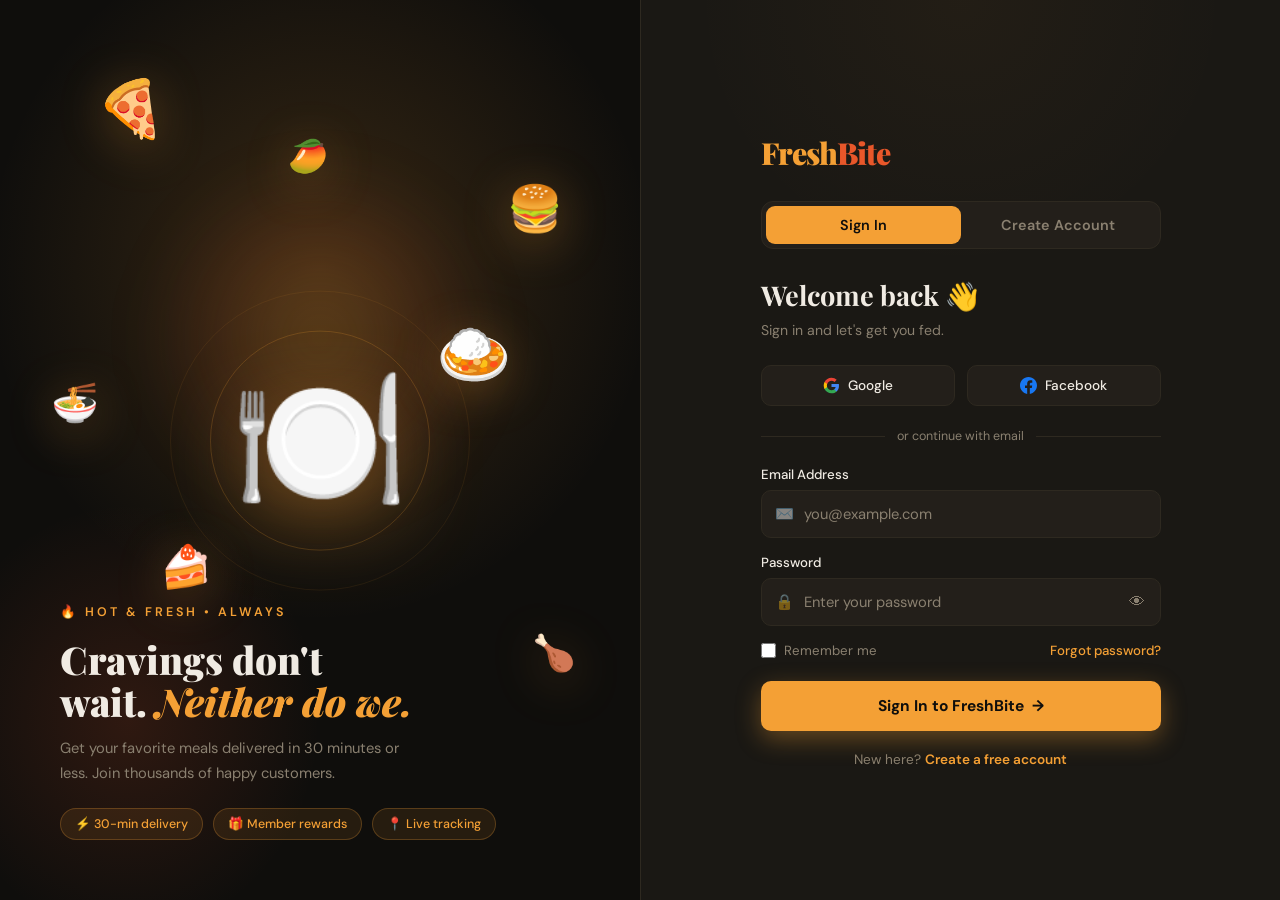
<file: login.html>
<!DOCTYPE html>
<html lang="en">
<head>
  <meta charset="UTF-8" />
  <meta name="viewport" content="width=device-width, initial-scale=1.0" />
  <title>FreshBite – Sign In / Sign Up</title>
  <link href="https://fonts.googleapis.com/css2?family=Playfair+Display:ital,wght@0,700;0,900;1,700&family=DM+Sans:wght@300;400;500;600&display=swap" rel="stylesheet" />
  <style>
    :root {
      --bg: #0f0e0c;
      --surface: #1a1814;
      --card: #231f1a;
      --accent: #f4a035;
      --accent2: #e8572a;
      --text: #f0ebe3;
      --muted: #8a8070;
      --border: #2e2920;
    }
    * { margin: 0; padding: 0; box-sizing: border-box; }
    body {
      background: var(--bg);
      color: var(--text);
      font-family: 'DM Sans', sans-serif;
      min-height: 100vh;
      display: flex;
      align-items: stretch;
    }

    /* LEFT PANEL */
    .left-panel {
      width: 50%;
      position: relative;
      overflow: hidden;
      display: flex;
      flex-direction: column;
      justify-content: flex-end;
      padding: 60px;
      min-height: 100vh;
    }
    .left-panel::before {
      content: '';
      position: absolute;
      inset: 0;
      background:
        radial-gradient(ellipse 80% 60% at 50% 30%, rgba(244,160,53,0.18) 0%, transparent 65%),
        radial-gradient(ellipse 50% 40% at 20% 80%, rgba(232,87,42,0.15) 0%, transparent 60%);
      z-index: 0;
    }
    .food-floats { position: absolute; inset: 0; z-index: 1; pointer-events: none; }
    .food-float {
      position: absolute;
      animation: floatAround 8s ease-in-out infinite;
      filter: drop-shadow(0 8px 24px rgba(244,160,53,0.3));
    }
    .food-float:nth-child(1) { top: 8%;  left: 15%; font-size: 3.5rem; animation-delay: 0s;    animation-duration: 7s; }
    .food-float:nth-child(2) { top: 20%; right:12%; font-size: 2.8rem; animation-delay: 1.2s;  animation-duration: 9s; }
    .food-float:nth-child(3) { top: 42%; left:  8%; font-size: 2.4rem; animation-delay: 2.4s;  animation-duration: 6s; }
    .food-float:nth-child(4) { top: 35%; right:20%; font-size: 3.8rem; animation-delay: 0.6s;  animation-duration: 8.5s;}
    .food-float:nth-child(5) { top: 60%; left: 25%; font-size: 2.6rem; animation-delay: 1.8s;  animation-duration: 7.5s;}
    .food-float:nth-child(6) { top: 15%; left: 45%; font-size: 2rem;   animation-delay: 3s;    animation-duration: 10s; }
    .food-float:nth-child(7) { top: 70%; right:10%; font-size: 2.2rem; animation-delay: 0.3s;  animation-duration: 8s; }
    @keyframes floatAround {
      0%,100% { transform: translateY(0) rotate(0deg); }
      25%      { transform: translateY(-18px) rotate(5deg); }
      50%      { transform: translateY(-8px) rotate(-3deg); }
      75%      { transform: translateY(-22px) rotate(4deg); }
    }
    .orb {
      position: absolute; width: 350px; height: 350px; border-radius: 50%;
      top: 18%; left: 50%; transform: translateX(-50%);
      background: radial-gradient(circle, rgba(244,160,53,0.22) 0%, rgba(232,87,42,0.1) 45%, transparent 70%);
      filter: blur(30px);
      animation: orbPulse 4s ease-in-out infinite; z-index: 1;
    }
    @keyframes orbPulse {
      0%,100% { transform: translateX(-50%) scale(1);    opacity: 0.8; }
      50%      { transform: translateX(-50%) scale(1.15); opacity: 1;   }
    }
    .hero-dish {
      position: absolute; top: 50%; left: 50%;
      transform: translate(-50%, -55%); z-index: 2; text-align: center;
    }
    .dish-emoji {
      font-size: 9rem; display: block;
      animation: dishFloat 5s ease-in-out infinite;
      filter: drop-shadow(0 20px 40px rgba(244,160,53,0.4));
    }
    @keyframes dishFloat {
      0%,100% { transform: translateY(0) scale(1); }
      50%      { transform: translateY(-14px) scale(1.03); }
    }
    .dish-ring, .dish-ring-2 {
      border-radius: 50%; border: 1.5px solid rgba(244,160,53,0.2);
      position: absolute; top: 50%; left: 50%;
      animation: ringPulse 3s ease-in-out infinite;
    }
    .dish-ring   { width: 220px; height: 220px; transform: translate(-50%,-50%); }
    .dish-ring-2 { width: 300px; height: 300px; transform: translate(-50%,-50%); animation-delay: 1.5s; border-color: rgba(244,160,53,0.08); }
    @keyframes ringPulse {
      0%,100% { opacity: 0.6; transform: translate(-50%,-50%) scale(1); }
      50%      { opacity: 1;   transform: translate(-50%,-50%) scale(1.05); }
    }
    .left-content { position: relative; z-index: 3; }
    .left-content .tagline {
      font-size: .78rem; text-transform: uppercase; letter-spacing: 3px;
      color: var(--accent); font-weight: 600; margin-bottom: 14px;
    }
    .left-content h2 {
      font-family: 'Playfair Display', serif;
      font-size: clamp(1.8rem, 3vw, 2.6rem); font-weight: 900; line-height: 1.1; margin-bottom: 14px;
    }
    .left-content h2 em { font-style: italic; color: var(--accent); }
    .left-content p { color: var(--muted); font-size: .92rem; line-height: 1.7; max-width: 340px; }
    .feature-pills { display: flex; gap: 10px; margin-top: 22px; flex-wrap: wrap; }
    .pill {
      background: rgba(244,160,53,0.1); border: 1px solid rgba(244,160,53,0.25);
      border-radius: 50px; padding: 7px 14px;
      font-size: .78rem; color: var(--accent); font-weight: 500;
    }

    /* RIGHT PANEL */
    .right-panel {
      width: 50%; display: flex; align-items: center; justify-content: center;
      padding: 40px; border-left: 1px solid var(--border);
      background: var(--surface); position: relative; overflow: hidden;
    }
    .right-panel::before {
      content: ''; position: absolute; inset: 0;
      background: radial-gradient(ellipse 70% 50% at 50% 0%, rgba(244,160,53,0.04) 0%, transparent 60%);
      pointer-events: none;
    }
    .form-wrapper { width: 100%; max-width: 400px; position: relative; z-index: 1; }

    .logo {
      font-family: 'Playfair Display', serif; font-size: 1.9rem; font-weight: 900;
      color: var(--accent); letter-spacing: -1px; margin-bottom: 28px;
      display: block; text-decoration: none;
    }
    .logo span { color: var(--accent2); }

    /* Tab switcher */
    .tab-switcher {
      display: flex; background: var(--card); border-radius: 12px;
      padding: 4px; margin-bottom: 28px; border: 1px solid var(--border);
    }
    .tab-btn {
      flex: 1; padding: 10px; border: none; border-radius: 9px;
      font-family: 'DM Sans', sans-serif; font-size: .9rem; font-weight: 600;
      cursor: pointer; transition: all .25s; background: transparent; color: var(--muted);
    }
    .tab-btn.active { background: var(--accent); color: #0f0e0c; }

    .form-title {
      font-family: 'Playfair Display', serif; font-size: 1.7rem;
      font-weight: 700; margin-bottom: 6px;
    }
    .form-subtitle { color: var(--muted); font-size: .88rem; margin-bottom: 24px; line-height: 1.6; }

    /* Social */
    .social-login { display: flex; gap: 12px; margin-bottom: 22px; }
    .social-btn {
      flex: 1; background: var(--card); border: 1px solid var(--border);
      border-radius: 10px; padding: 11px; color: var(--text);
      font-size: .85rem; font-weight: 500; cursor: pointer;
      display: flex; align-items: center; justify-content: center; gap: 8px;
      transition: all .2s; font-family: 'DM Sans', sans-serif;
    }
    .social-btn:hover { background: #2a241e; border-color: rgba(244,160,53,0.3); transform: translateY(-1px); }
    .social-btn svg { width: 17px; height: 17px; flex-shrink: 0; }

    .divider { display: flex; align-items: center; gap: 12px; margin-bottom: 22px; }
    .divider::before,.divider::after { content:''; flex:1; height:1px; background: var(--border); }
    .divider span { color: var(--muted); font-size: .78rem; }

    /* Fields */
    .field { margin-bottom: 16px; }
    .field label { display: block; font-size: .83rem; font-weight: 500; margin-bottom: 7px; }
    .input-wrap { position: relative; }
    .input-icon {
      position: absolute; left: 14px; top: 50%; transform: translateY(-50%);
      font-size: .95rem; pointer-events: none; opacity: 0.45;
    }
    .field input {
      width: 100%; background: var(--card); border: 1.5px solid var(--border);
      border-radius: 10px; padding: 13px 14px 13px 42px;
      color: var(--text); font-family: 'DM Sans', sans-serif;
      font-size: .92rem; outline: none;
      transition: border-color .2s, box-shadow .2s, background .2s;
    }
    .field input::placeholder { color: var(--muted); }
    .field input:focus {
      border-color: var(--accent); background: #2a2318;
      box-shadow: 0 0 0 3px rgba(244,160,53,0.12);
    }
    .pass-toggle {
      position: absolute; right: 12px; top: 50%; transform: translateY(-50%);
      background: none; border: none; color: var(--muted); cursor: pointer;
      font-size: 1rem; padding: 4px; transition: color .2s;
    }
    .pass-toggle:hover { color: var(--accent); }

    .error-msg { color: #ff6b6b; font-size: .78rem; margin-top: 5px; display: none; }
    .field.error input { border-color: #ff6b6b; box-shadow: 0 0 0 3px rgba(255,107,107,0.1); }
    .field.error .error-msg { display: block; }
    .success-msg { color: #4caf50; font-size: .78rem; margin-top: 5px; display: none; }
    .field.success input { border-color: #4caf50; }
    .field.success .success-msg { display: block; }

    .form-row { display: flex; align-items: center; justify-content: space-between; margin-bottom: 22px; }
    .remember { display: flex; align-items: center; gap: 8px; cursor: pointer; }
    .remember input[type="checkbox"] { width: 15px; height: 15px; accent-color: var(--accent); cursor: pointer; }
    .remember span { font-size: .83rem; color: var(--muted); }
    .forgot-link { font-size: .83rem; color: var(--accent); text-decoration: none; font-weight: 500; }
    .forgot-link:hover { text-decoration: underline; }

    /* Submit */
    .submit-btn {
      width: 100%; background: var(--accent); color: #0f0e0c;
      border: none; border-radius: 10px; padding: 15px;
      font-family: 'DM Sans', sans-serif; font-size: .97rem; font-weight: 700;
      cursor: pointer; transition: transform .2s, box-shadow .2s, background .2s;
      box-shadow: 0 8px 24px rgba(244,160,53,0.35);
      display: flex; align-items: center; justify-content: center; gap: 10px;
      position: relative; overflow: hidden; margin-bottom: 20px;
    }
    .submit-btn::before {
      content: ''; position: absolute; top: 0; left: -100%; width: 100%; height: 100%;
      background: linear-gradient(90deg, transparent, rgba(255,255,255,0.2), transparent);
      transition: left .5s;
    }
    .submit-btn:hover::before { left: 100%; }
    .submit-btn:hover { background: #ffb347; transform: translateY(-2px); box-shadow: 0 12px 32px rgba(244,160,53,0.5); }
    .submit-btn:disabled { opacity: .65; cursor: not-allowed; transform: none; }

    .switch-link { text-align: center; font-size: .85rem; color: var(--muted); }
    .switch-link a { color: var(--accent); text-decoration: none; font-weight: 600; cursor: pointer; }
    .switch-link a:hover { text-decoration: underline; }

    /* Toast */
    #toast {
      position: fixed; bottom: 28px; left: 50%; transform: translateX(-50%) translateY(80px);
      padding: 13px 24px; border-radius: 50px; font-size: .88rem; font-weight: 500;
      z-index: 9999; box-shadow: 0 8px 32px rgba(0,0,0,0.4);
      transition: transform .4s cubic-bezier(.175,.885,.32,1.275), opacity .3s;
      opacity: 0; white-space: nowrap;
    }
    #toast.show { transform: translateX(-50%) translateY(0); opacity: 1; }
    #toast.success { background: #1a2e1a; border: 1px solid #4caf50; color: #81c784; }
    #toast.error   { background: #2e1a1a; border: 1px solid #e57373; color: #ef9a9a; }
    #toast.info    { background: var(--card); border: 1px solid rgba(244,160,53,0.4); color: var(--text); }

    /* Hidden panels */
    .form-panel { display: none; }
    .form-panel.active { display: block; }

    /* Responsive */
    @media (max-width: 860px) {
      body { flex-direction: column; }
      .left-panel { width: 100%; min-height: 280px; padding: 36px 24px 36px; }
      .right-panel { width: 100%; border-left: none; border-top: 1px solid var(--border); padding: 36px 20px; }
      .dish-emoji { font-size: 6rem; }
      .food-float { display: none; }
    }
  </style>
</head>
<body>

<!-- LEFT PANEL -->
<div class="left-panel">
  <div class="orb"></div>
  <div class="food-floats">
    <span class="food-float">🍕</span>
    <span class="food-float">🍔</span>
    <span class="food-float">🍜</span>
    <span class="food-float">🍛</span>
    <span class="food-float">🍰</span>
    <span class="food-float">🥭</span>
    <span class="food-float">🍗</span>
  </div>
  <div class="hero-dish">
    <div class="dish-ring"></div>
    <div class="dish-ring-2"></div>
    <span class="dish-emoji">🍽️</span>
  </div>
  <div class="left-content">
    <p class="tagline">🔥 Hot & Fresh • Always</p>
    <h2>Cravings don't<br>wait. <em>Neither do we.</em></h2>
    <p>Get your favorite meals delivered in 30 minutes or less. Join thousands of happy customers.</p>
    <div class="feature-pills">
      <div class="pill">⚡ 30-min delivery</div>
      <div class="pill">🎁 Member rewards</div>
      <div class="pill">📍 Live tracking</div>
    </div>
  </div>
</div>

<!-- RIGHT PANEL -->
<div class="right-panel">
  <div class="form-wrapper">

    <a href="index.html" class="logo">Fresh<span>Bite</span></a>

    <!-- Tab Switcher -->
    <div class="tab-switcher">
      <button class="tab-btn active" id="loginTab" onclick="switchTab('login')">Sign In</button>
      <button class="tab-btn" id="signupTab" onclick="switchTab('signup')">Create Account</button>
    </div>

    <!-- ── LOGIN FORM ── -->
    <div class="form-panel active" id="loginPanel">
      <h1 class="form-title">Welcome back 👋</h1>
      <p class="form-subtitle">Sign in and let's get you fed.</p>

      <div class="social-login">
        <button class="social-btn" onclick="socialLogin(this,'Google')">
          <svg viewBox="0 0 24 24"><path d="M22.56 12.25c0-.78-.07-1.53-.2-2.25H12v4.26h5.92c-.26 1.37-1.04 2.53-2.21 3.31v2.77h3.57c2.08-1.92 3.28-4.74 3.28-8.09z" fill="#4285F4"/><path d="M12 23c2.97 0 5.46-.98 7.28-2.66l-3.57-2.77c-.98.66-2.23 1.06-3.71 1.06-2.86 0-5.29-1.93-6.16-4.53H2.18v2.84C3.99 20.53 7.7 23 12 23z" fill="#34A853"/><path d="M5.84 14.09c-.22-.66-.35-1.36-.35-2.09s.13-1.43.35-2.09V7.07H2.18C1.43 8.55 1 10.22 1 12s.43 3.45 1.18 4.93l2.85-2.22.81-.62z" fill="#FBBC05"/><path d="M12 5.38c1.62 0 3.06.56 4.21 1.64l3.15-3.15C17.45 2.09 14.97 1 12 1 7.7 1 3.99 3.47 2.18 7.07l3.66 2.84c.87-2.6 3.3-4.53 6.16-4.53z" fill="#EA4335"/></svg>
          Google
        </button>
        <button class="social-btn" onclick="socialLogin(this,'Facebook')">
          <svg viewBox="0 0 24 24" fill="#1877F2"><path d="M24 12.073c0-6.627-5.373-12-12-12s-12 5.373-12 12c0 5.99 4.388 10.954 10.125 11.854v-8.385H7.078v-3.47h3.047V9.43c0-3.007 1.792-4.669 4.533-4.669 1.312 0 2.686.235 2.686.235v2.953H15.83c-1.491 0-1.956.925-1.956 1.874v2.25h3.328l-.532 3.47h-2.796v8.385C19.612 23.027 24 18.062 24 12.073z"/></svg>
          Facebook
        </button>
      </div>
      <div class="divider"><span>or continue with email</span></div>

      <div class="field" id="l-emailField">
        <label>Email Address</label>
        <div class="input-wrap">
          <span class="input-icon">✉️</span>
          <input type="email" id="l-email" placeholder="you@example.com" />
        </div>
        <span class="error-msg">Please enter a valid email.</span>
      </div>

      <div class="field" id="l-passField">
        <label>Password</label>
        <div class="input-wrap">
          <span class="input-icon">🔒</span>
          <input type="password" id="l-pass" placeholder="Enter your password" />
          <button class="pass-toggle" type="button" onclick="togglePass('l-pass',this)">👁</button>
        </div>
        <span class="error-msg">Please enter your password.</span>
      </div>

      <div class="form-row">
        <label class="remember">
          <input type="checkbox" id="rememberMe" />
          <span>Remember me</span>
        </label>
        <a href="#" class="forgot-link" onclick="forgotPassword()">Forgot password?</a>
      </div>

      <button class="submit-btn" id="loginBtn" onclick="handleLogin()">
        Sign In to FreshBite &nbsp;→
      </button>

      <p class="switch-link">New here? <a onclick="switchTab('signup')">Create a free account</a></p>
    </div>

    <!-- ── SIGNUP FORM ── -->
    <div class="form-panel" id="signupPanel">
      <h1 class="form-title">Join FreshBite 🍕</h1>
      <p class="form-subtitle">Create your account and start ordering.</p>

      <div class="social-login">
        <button class="social-btn" onclick="socialLogin(this,'Google')">
          <svg viewBox="0 0 24 24"><path d="M22.56 12.25c0-.78-.07-1.53-.2-2.25H12v4.26h5.92c-.26 1.37-1.04 2.53-2.21 3.31v2.77h3.57c2.08-1.92 3.28-4.74 3.28-8.09z" fill="#4285F4"/><path d="M12 23c2.97 0 5.46-.98 7.28-2.66l-3.57-2.77c-.98.66-2.23 1.06-3.71 1.06-2.86 0-5.29-1.93-6.16-4.53H2.18v2.84C3.99 20.53 7.7 23 12 23z" fill="#34A853"/><path d="M5.84 14.09c-.22-.66-.35-1.36-.35-2.09s.13-1.43.35-2.09V7.07H2.18C1.43 8.55 1 10.22 1 12s.43 3.45 1.18 4.93l2.85-2.22.81-.62z" fill="#FBBC05"/><path d="M12 5.38c1.62 0 3.06.56 4.21 1.64l3.15-3.15C17.45 2.09 14.97 1 12 1 7.7 1 3.99 3.47 2.18 7.07l3.66 2.84c.87-2.6 3.3-4.53 6.16-4.53z" fill="#EA4335"/></svg>
          Google
        </button>
        <button class="social-btn" onclick="socialLogin(this,'Facebook')">
          <svg viewBox="0 0 24 24" fill="#1877F2"><path d="M24 12.073c0-6.627-5.373-12-12-12s-12 5.373-12 12c0 5.99 4.388 10.954 10.125 11.854v-8.385H7.078v-3.47h3.047V9.43c0-3.007 1.792-4.669 4.533-4.669 1.312 0 2.686.235 2.686.235v2.953H15.83c-1.491 0-1.956.925-1.956 1.874v2.25h3.328l-.532 3.47h-2.796v8.385C19.612 23.027 24 18.062 24 12.073z"/></svg>
          Facebook
        </button>
      </div>
      <div class="divider"><span>or sign up with email</span></div>

      <div class="field" id="s-nameField">
        <label>Full Name</label>
        <div class="input-wrap">
          <span class="input-icon">👤</span>
          <input type="text" id="s-name" placeholder="Harsh Kumar Pandey" />
        </div>
        <span class="error-msg">Please enter your name.</span>
      </div>

      <div class="field" id="s-emailField">
        <label>Email Address</label>
        <div class="input-wrap">
          <span class="input-icon">✉️</span>
          <input type="email" id="s-email" placeholder="you@example.com" />
        </div>
        <span class="error-msg">Please enter a valid email.</span>
      </div>

      <div class="field" id="s-passField">
        <label>Password</label>
        <div class="input-wrap">
          <span class="input-icon">🔒</span>
          <input type="password" id="s-pass" placeholder="Min. 6 characters" />
          <button class="pass-toggle" type="button" onclick="togglePass('s-pass',this)">👁</button>
        </div>
        <span class="error-msg">Password must be at least 6 characters.</span>
      </div>

      <div class="field" id="s-confirmField">
        <label>Confirm Password</label>
        <div class="input-wrap">
          <span class="input-icon">🔒</span>
          <input type="password" id="s-confirm" placeholder="Re-enter your password" />
          <button class="pass-toggle" type="button" onclick="togglePass('s-confirm',this)">👁</button>
        </div>
        <span class="error-msg">Passwords do not match.</span>
      </div>

      <button class="submit-btn" id="signupBtn" onclick="handleSignup()" style="margin-top:6px;">
        Create My Account &nbsp;→
      </button>

      <p class="switch-link">Already have an account? <a onclick="switchTab('login')">Sign in</a></p>
    </div>

  </div>
</div>

<!-- Toast -->
<div id="toast"></div>

<script>
  // Stored users (demo - in memory)
  let users = JSON.parse(localStorage.getItem('fb_users') || '[]');

  function switchTab(tab) {
    document.getElementById('loginPanel').classList.toggle('active', tab === 'login');
    document.getElementById('signupPanel').classList.toggle('active', tab === 'signup');
    document.getElementById('loginTab').classList.toggle('active', tab === 'login');
    document.getElementById('signupTab').classList.toggle('active', tab === 'signup');
    clearErrors();
  }

  function clearErrors() {
    document.querySelectorAll('.field').forEach(f => f.classList.remove('error','success'));
  }

  function togglePass(id, btn) {
    const inp = document.getElementById(id);
    inp.type = inp.type === 'password' ? 'text' : 'password';
    btn.textContent = inp.type === 'password' ? '👁' : '🙈';
  }

  function showToast(msg, type='info') {
    const t = document.getElementById('toast');
    t.textContent = msg;
    t.className = 'show ' + type;
    clearTimeout(window._toastTimer);
    window._toastTimer = setTimeout(() => { t.className = ''; }, 3000);
  }

  function setLoading(btn, loading, label) {
    btn.disabled = loading;
    btn.textContent = loading ? 'Please wait...' : label;
  }

  function fieldError(id, show) {
    const f = document.getElementById(id);
    f.classList.toggle('error', show);
    f.classList.toggle('success', !show);
  }

  // ── SIGN UP ──
  function handleSignup() {
    const name    = document.getElementById('s-name').value.trim();
    const email   = document.getElementById('s-email').value.trim();
    const pass    = document.getElementById('s-pass').value;
    const confirm = document.getElementById('s-confirm').value;

    let ok = true;

    if (!name)                                { fieldError('s-nameField', true);    ok = false; } else fieldError('s-nameField', false);
    if (!email || !email.includes('@'))       { fieldError('s-emailField', true);   ok = false; } else fieldError('s-emailField', false);
    if (!pass || pass.length < 6)             { fieldError('s-passField', true);    ok = false; } else fieldError('s-passField', false);
    if (!confirm || confirm !== pass)         { fieldError('s-confirmField', true); ok = false; } else fieldError('s-confirmField', false);
    if (!ok) return;

    // Check if email already exists
    if (users.find(u => u.email === email)) {
      fieldError('s-emailField', true);
      document.querySelector('#s-emailField .error-msg').textContent = 'This email is already registered. Please sign in.';
      return;
    }

    const btn = document.getElementById('signupBtn');
    setLoading(btn, true, 'Create My Account →');

    setTimeout(() => {
      users.push({ name, email, pass });
      localStorage.setItem('fb_users', JSON.stringify(users));
      setLoading(btn, false, 'Create My Account →');
      showToast('🎉 Account created! Please sign in.', 'success');
      clearErrors();
      // Pre-fill login email and switch
      document.getElementById('l-email').value = email;
      switchTab('login');
    }, 1000);
  }

  // ── LOGIN ──
  function handleLogin() {
    const email = document.getElementById('l-email').value.trim();
    const pass  = document.getElementById('l-pass').value;

    let ok = true;
    if (!email) { fieldError('l-emailField', true); ok = false; } else fieldError('l-emailField', false);
    if (!pass)  { fieldError('l-passField', true);  ok = false; } else fieldError('l-passField', false);
    if (!ok) return;

    const btn = document.getElementById('loginBtn');
    setLoading(btn, true, 'Sign In to FreshBite →');

    setTimeout(() => {
      const user = users.find(u => u.email === email && u.pass === pass);

      if (!user && users.length > 0) {
        // Wrong credentials
        setLoading(btn, false, 'Sign In to FreshBite →');
        fieldError('l-emailField', true);
        fieldError('l-passField', true);
        document.querySelector('#l-emailField .error-msg').textContent = 'Incorrect email or password.';
        document.querySelector('#l-passField .error-msg').textContent = 'Incorrect email or password.';
        showToast('❌ Wrong email or password. Try again.', 'error');
        return;
      }

      // Success — redirect to main site
      const firstName = user ? user.name.split(' ')[0] : 'Friend';
      showToast('✅ Welcome back, ' + firstName + '! Taking you in...', 'success');
      setLoading(btn, false, 'Sign In to FreshBite →');
      sessionStorage.setItem('fb_logged_in', '1');
      sessionStorage.setItem('fb_user_name', firstName);

      setTimeout(() => {
        window.location.href = 'index.html';
      }, 1500);
    }, 1000);
  }

  function forgotPassword() {
    const email = document.getElementById('l-email').value.trim();
    if (!email) {
      showToast('Enter your email first, then click Forgot password.', 'info');
      document.getElementById('l-email').focus();
      return;
    }
    showToast('📧 Password reset link sent to ' + email, 'success');
  }

  function socialLogin(btn, provider) {
    const orig = btn.innerHTML;
    btn.disabled = true;
    btn.textContent = 'Connecting...';
    setTimeout(() => {
      btn.innerHTML = orig;
      btn.disabled = false;
      showToast('✅ Signed in with ' + provider + '! Redirecting...', 'success');
      sessionStorage.setItem('fb_logged_in', '1');
      sessionStorage.setItem('fb_user_name', provider + ' User');
      setTimeout(() => { window.location.href = 'index.html'; }, 1400);
    }, 1200);
  }

  // Enter key
  document.addEventListener('keydown', e => {
    if (e.key !== 'Enter') return;
    if (document.getElementById('loginPanel').classList.contains('active')) handleLogin();
    else handleSignup();
  });
</script>
</body>
</html>
</file>
